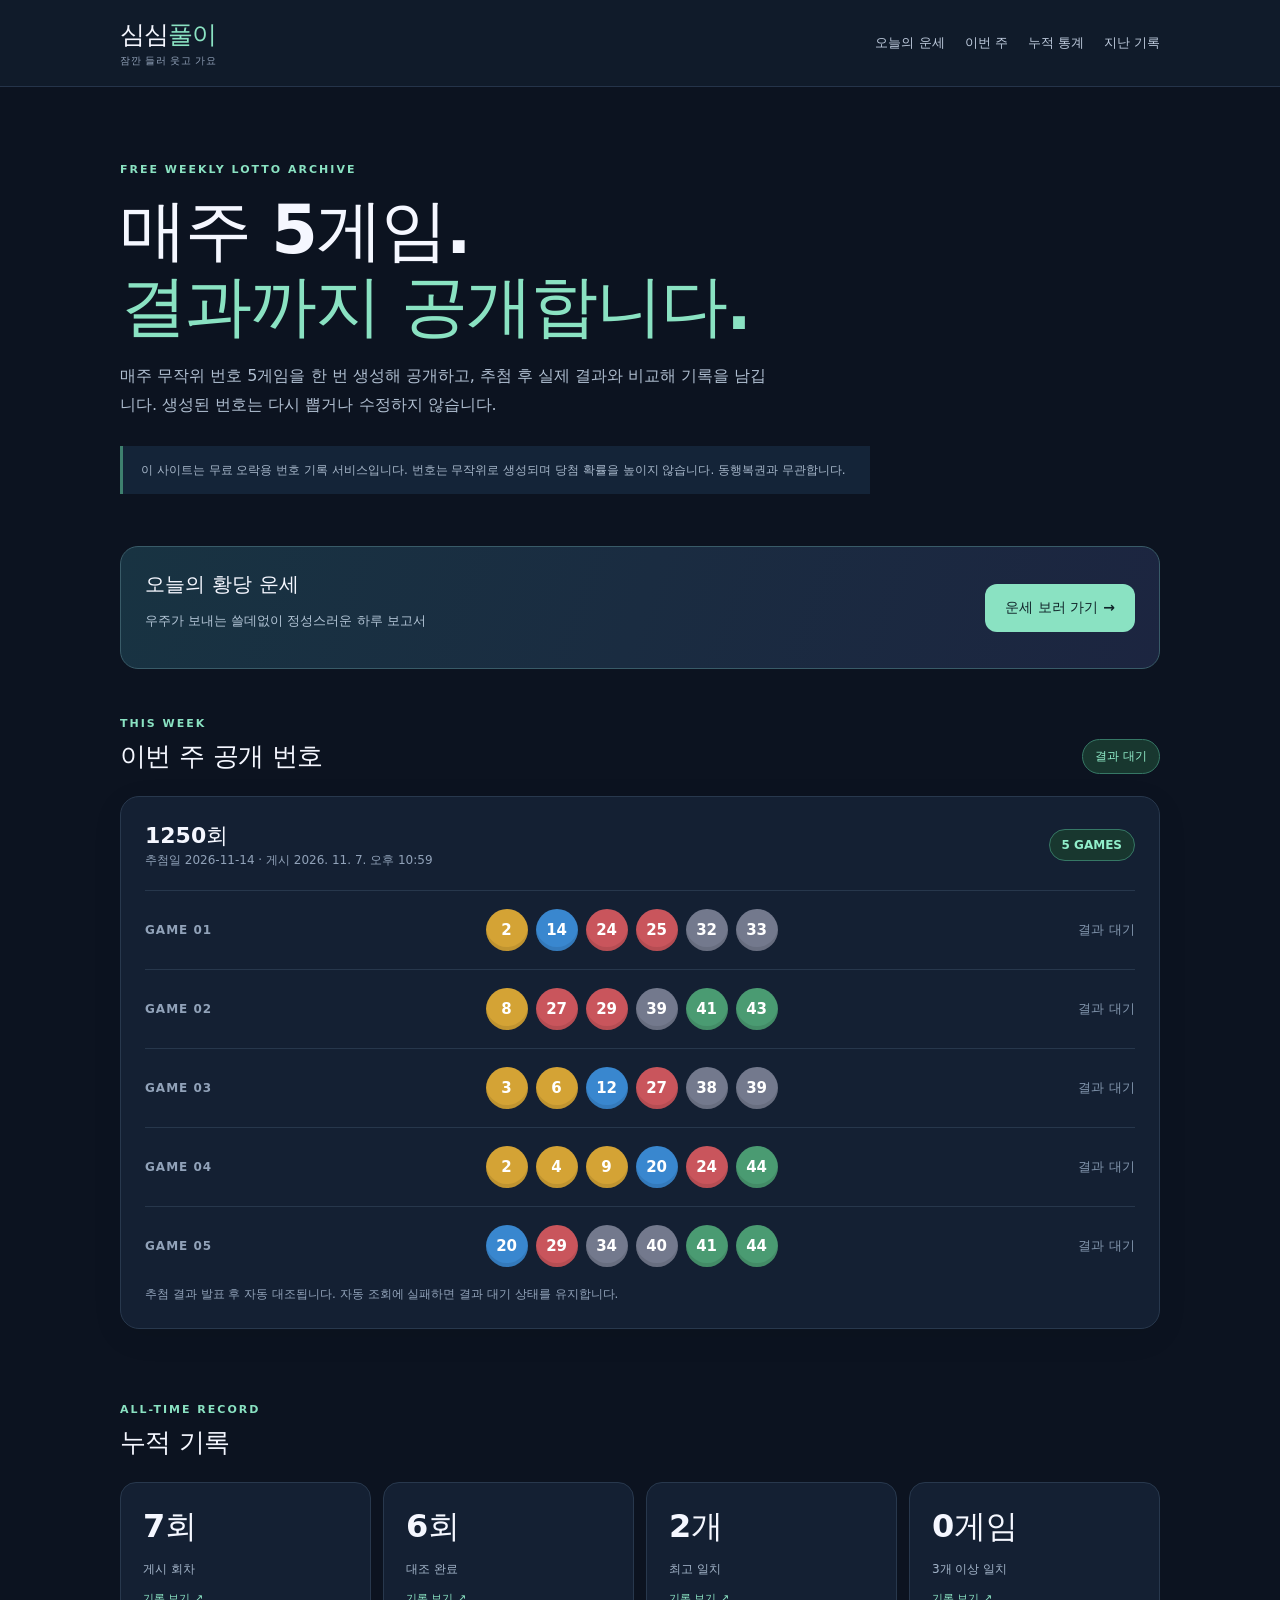
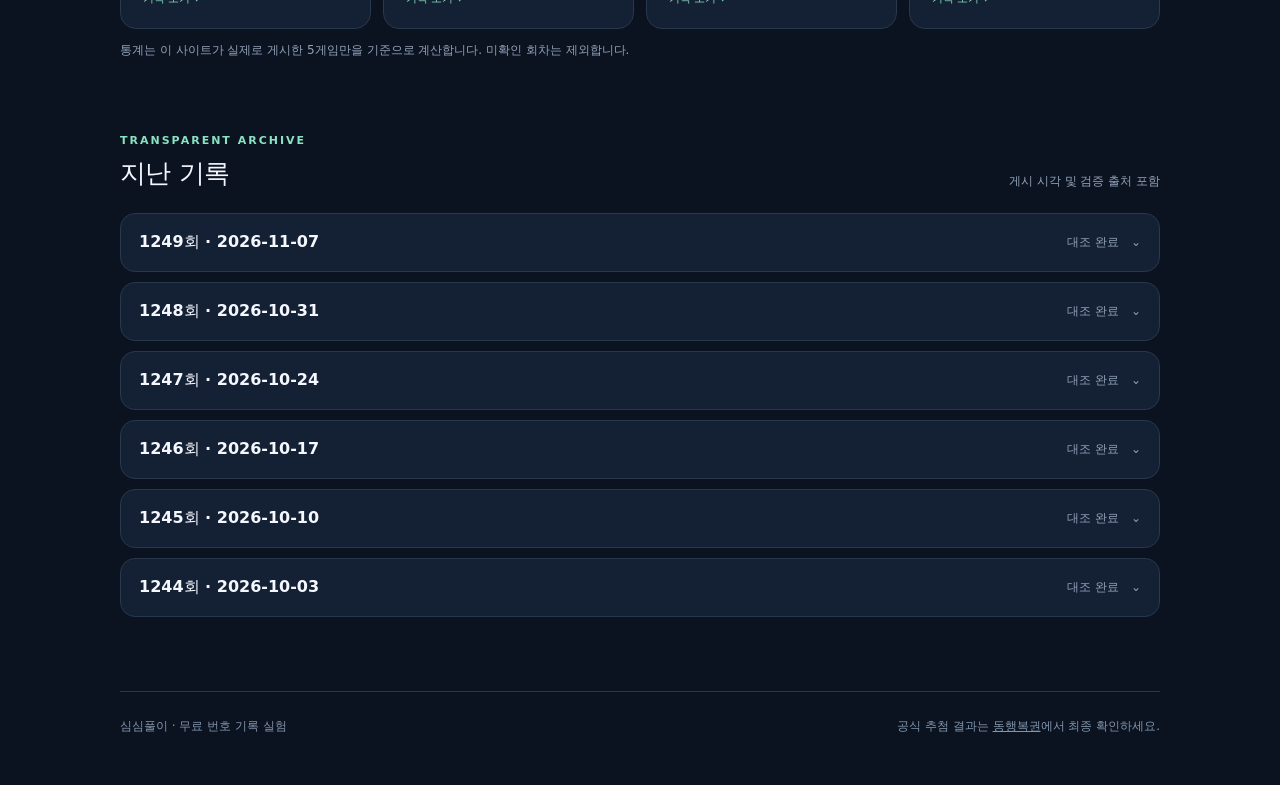
<file: index.html>
<!doctype html><html lang="ko"><head><meta charset="utf-8"><meta name="viewport" content="width=device-width,initial-scale=1"><meta name="theme-color" content="#101829"><meta name="description" content="매주 일요일 무료 랜덤 로또 번호 5게임을 공개하고 토요일 공식 추첨 결과와 자동 비교합니다. 지난 기록과 누적 성적을 투명하게 보관합니다."><title>주간 로또 | 심심풀이</title><link rel="stylesheet" href="style.css?v=20261004-4"></head><body><header><div class="wrap top"><a class="logo" href="./">심심<span>풀이</span><small>잠깐 들러 웃고 가요</small></a><nav><a href="fortune.html">오늘의 운세</a><a href="#this-week">이번 주</a><a href="#stats">누적 통계</a><a href="#history">지난 기록</a></nav></div></header><main class="wrap"><section class="hero"><div class="eyebrow">FREE WEEKLY LOTTO ARCHIVE</div><h1>매주 5게임.<br><em>결과까지 공개합니다.</em></h1><p>매주 무작위 번호 5게임을 한 번 생성해 공개하고, 추첨 후 실제 결과와 비교해 기록을 남깁니다. 생성된 번호는 다시 뽑거나 수정하지 않습니다.</p><div class="notice">이 사이트는 무료 오락용 번호 기록 서비스입니다. 번호는 무작위로 생성되며 당첨 확률을 높이지 않습니다. 동행복권과 무관합니다.</div></section><section class="feature-strip"><div><strong>오늘의 황당 운세</strong><p>우주가 보내는 쓸데없이 정성스러운 하루 보고서</p></div><a class="primary-btn" href="fortune.html">운세 보러 가기 →</a></section><section id="this-week"><div class="section-head"><div><div class="eyebrow">THIS WEEK</div><h2>이번 주 공개 번호</h2></div><span class="pill" id="week-status">불러오는 중</span></div><div id="current" aria-live="polite"><div class="skeleton">기록을 불러오는 중입니다…</div></div></section><section id="stats"><div class="section-head"><div><div class="eyebrow">ALL-TIME RECORD</div><h2>누적 기록</h2></div></div><div class="stat-grid" id="stat-grid"></div><p class="muted">통계는 이 사이트가 실제로 게시한 5게임만을 기준으로 계산합니다. 미확인 회차는 제외합니다.</p></section><section id="history"><div class="section-head"><div><div class="eyebrow">TRANSPARENT ARCHIVE</div><h2>지난 기록</h2></div><div class="history-controls"><span class="muted" id="history-filter">게시 시각 및 검증 출처 포함</span><button type="button" class="history-clear" id="history-clear" hidden>전체 기록</button></div></div><div id="history-list"></div></section></main><footer class="wrap"><div>심심풀이 · 무료 번호 기록 실험</div><div>공식 추첨 결과는 <a href="https://www.dhlottery.co.kr/" target="_blank" rel="noopener">동행복권</a>에서 최종 확인하세요.</div></footer><script src="app.js?v=20261004-4" defer></script></body></html>
</file>
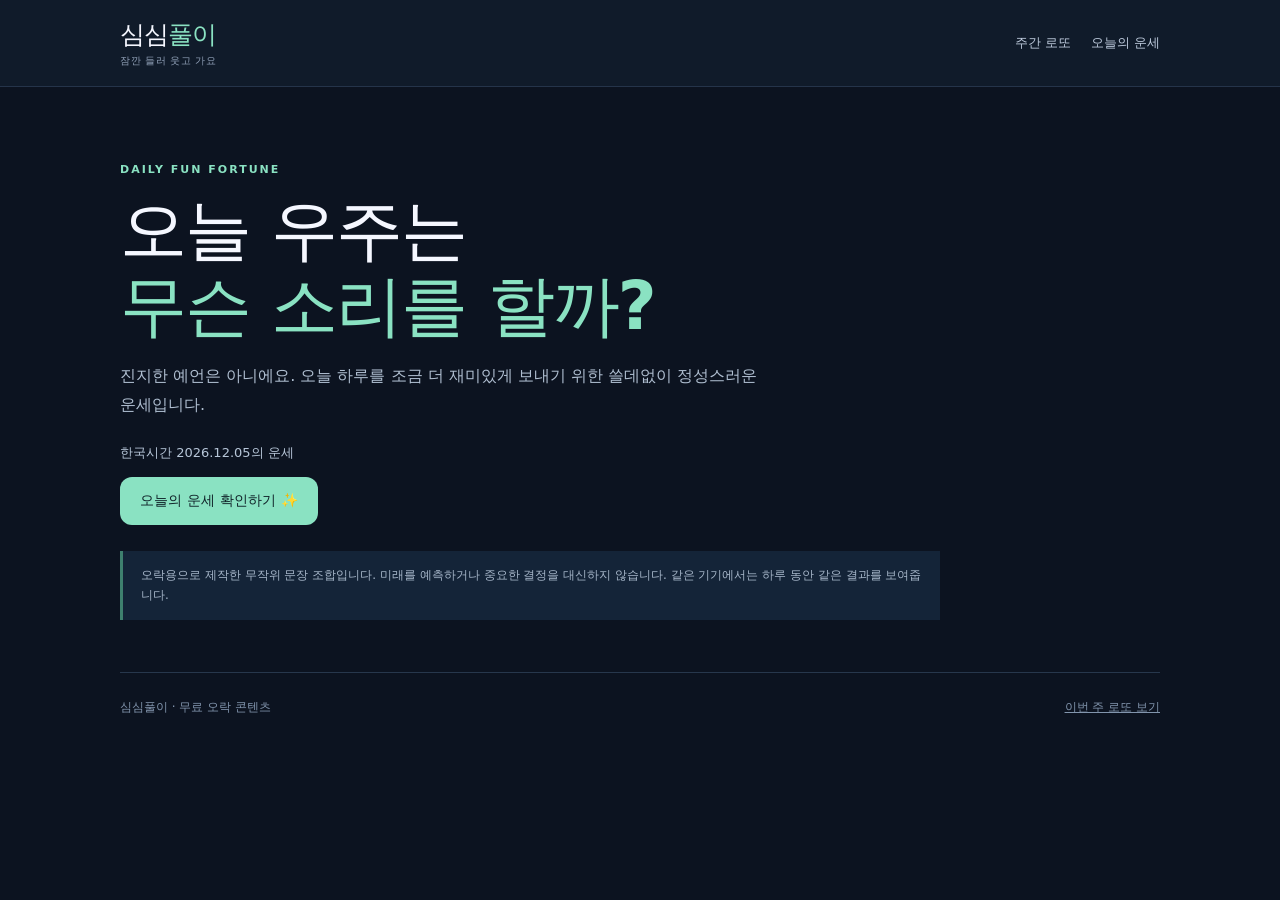
<file: fortune.html>
<!doctype html><html lang="ko"><head><meta charset="utf-8"><meta name="viewport" content="width=device-width,initial-scale=1"><meta name="theme-color" content="#101829"><meta name="description" content="오늘 하루를 가볍게 웃으며 시작하는 무료 오락용 황당 운세."><title>오늘의 황당 운세 | 심심풀이</title><link rel="stylesheet" href="style.css"></head><body><header><div class="wrap top"><a class="logo" href="./">심심<span>풀이</span><small>잠깐 들러 웃고 가요</small></a><nav><a href="./">주간 로또</a><a href="fortune.html" aria-current="page">오늘의 운세</a></nav></div></header><main class="wrap"><section class="hero fortune-hero"><div class="eyebrow">DAILY FUN FORTUNE</div><h1>오늘 우주는<br><em>무슨 소리를 할까?</em></h1><p>진지한 예언은 아니에요. 오늘 하루를 조금 더 재미있게 보내기 위한 쓸데없이 정성스러운 운세입니다.</p><div class="fortune-date">한국시간 <span id="date"></span>의 운세</div><button class="primary-btn" id="reveal" type="button">오늘의 운세 확인하기 ✨</button><div class="notice">오락용으로 제작한 무작위 문장 조합입니다. 미래를 예측하거나 중요한 결정을 대신하지 않습니다. 같은 기기에서는 하루 동안 같은 결과를 보여줍니다.</div></section><section id="result" class="fortune-result" hidden><div class="section-head"><div><div class="eyebrow">YOUR DAILY REPORT</div><h2>오늘의 황당 운명 보고서</h2></div><span class="pill" id="score"></span></div><div class="card"><h3 id="lead" class="fortune-lead"></h3><div class="fortune-grid"><div class="fortune-tile"><span>일과 공부</span><p id="work"></p></div><div class="fortune-tile"><span>금전운</span><p id="money"></p></div><div class="fortune-tile"><span>인간관계</span><p id="social"></p></div><div class="fortune-tile"><span>행운의 음식</span><strong id="food"></strong></div><div class="fortune-tile"><span>행운의 색</span><strong id="color"></strong></div></div><button class="secondary-btn" type="button" id="share">결과 문구 복사</button></div></section></main><footer class="wrap"><div>심심풀이 · 무료 오락 콘텐츠</div><div><a href="./">이번 주 로또 보기</a></div></footer><script src="fortune.js" defer></script></body></html>
</file>
<file: style.css>
:root{font-family:Pretendard,'Apple SD Gothic Neo','Malgun Gothic',system-ui,sans-serif;color:#f5f7ff;background:#0c1320;font-synthesis:none}*{box-sizing:border-box}html{scroll-behavior:smooth}body{margin:0}a{color:inherit;text-decoration:none}.wrap{width:min(1040px,calc(100% - 36px));margin:auto}header{border-bottom:1px solid #25344a;background:#101b2a;position:sticky;top:0;z-index:2}.top{display:flex;align-items:center;justify-content:space-between;padding:18px 0;gap:12px}.logo{font-size:25px;font-weight:900;letter-spacing:-1px}.logo span{color:#8ae2c2}.logo small{display:block;color:#91a1b8;font-size:10px;letter-spacing:.6px;font-weight:500;margin-top:3px}nav{display:flex;gap:20px;font-size:13px;color:#bdcadc}nav a:hover{color:#8ae2c2}.hero{padding:76px 0 52px;max-width:750px}.eyebrow{color:#8ae2c2;font-weight:800;letter-spacing:2px;font-size:11px}h1{font-size:clamp(39px,6vw,67px);line-height:1.14;letter-spacing:-2px;margin:16px 0}h1 em{font-style:normal;color:#8ae2c2}.hero>p{color:#afbed0;font-size:16px;line-height:1.85;max-width:650px}.notice{color:#a6b6c9;border-left:3px solid #3e806e;background:#142438;padding:14px 18px;font-size:12px;line-height:1.7;margin-top:26px}section:not(.hero){margin:30px 0 74px}.section-head{display:flex;align-items:end;justify-content:space-between;gap:12px;margin-bottom:22px}h2{font-size:26px;margin:9px 0 0;letter-spacing:-.7px}.pill{border:1px solid #367765;border-radius:30px;background:#18372f;color:#91efcb;padding:8px 12px;font-size:12px;font-weight:700}.round-head{display:flex;justify-content:space-between;gap:8px;align-items:center;margin-bottom:20px}.round-head h3{font-size:22px;margin:0}.muted{color:#91a2b9;font-size:12px;line-height:1.6}.card{border:1px solid #28384d;border-radius:19px;background:#142033;padding:24px;margin-bottom:12px;box-shadow:0 8px 32px #00000012}.game{display:flex;align-items:center;justify-content:space-between;gap:14px;padding:18px 0;border-top:1px solid #27374c}.game:first-of-type{border-top:0}.game-label{font-size:12px;color:#91a2b9;font-weight:800;letter-spacing:1px;min-width:65px}.balls{display:flex;gap:8px;flex-wrap:wrap}.ball{width:42px;height:42px;border-radius:50%;display:inline-flex;align-items:center;justify-content:center;font-weight:800;color:#fff;font-size:15px;box-shadow:inset 0 -4px 0 #00000018}.b1{background:#d4a335}.b2{background:#3987cf}.b3{background:#c9555c}.b4{background:#73798d}.b5{background:#4a9b72}.game-right{min-width:84px;text-align:right;font-size:13px;font-weight:700}.waiting{color:#8295ad}.hit{color:#8ae2c2}.winning{background:#1b2d41;border-radius:14px;padding:16px;margin:18px 0}.winning .balls{margin-top:12px}.stat-grid{display:grid;grid-template-columns:repeat(4,1fr);gap:12px}.stat{border:1px solid #28384d;background:#142033;padding:22px;border-radius:16px}.stat b{display:block;font-size:32px;margin-bottom:9px}.stat span{font-size:12px;color:#a5b6cb}.archive{border:1px solid #28384d;background:#142033;border-radius:15px;margin:10px 0;overflow:hidden}.archive summary{padding:18px;cursor:pointer;display:flex;justify-content:space-between;gap:12px;align-items:center}.archive summary::marker{color:#8ae2c2}.archive-body{border-top:1px solid #28384d;padding:8px 18px 18px}.archive .ball{width:29px;height:29px;font-size:11px}.archive .game{padding:11px 0}.archive .game-label{min-width:50px}.archive .game-right{font-size:11px}.skeleton{border:1px solid #28384d;border-radius:18px;padding:50px;text-align:center;color:#9caec3}footer{border-top:1px solid #27374c;padding:26px 0 50px;display:flex;justify-content:space-between;gap:15px;color:#8295ad;font-size:12px}footer a{text-decoration:underline}@media(max-width:680px){nav{gap:10px;font-size:11px}.wrap{width:calc(100% - 28px)}.hero{padding:46px 0 26px}.hero>p{font-size:14px}.card{padding:16px}.ball{width:35px;height:35px;font-size:13px}.balls{gap:5px}.game{align-items:flex-start;flex-wrap:wrap}.game-label{width:100%}.game-right{min-width:auto;margin-left:auto}.stat-grid{grid-template-columns:repeat(2,1fr)}.stat{padding:17px}.stat b{font-size:26px}footer{display:block;line-height:2}}

/* Fortune and home navigation */
.feature-strip{display:flex;align-items:center;justify-content:space-between;gap:20px;border:1px solid #395b68;background:linear-gradient(110deg,#183342,#1c2540);border-radius:18px;padding:24px!important;margin:0 0 48px!important}.feature-strip strong{font-size:20px}.feature-strip p{font-size:13px;color:#b3c5d6;line-height:1.5}.primary-btn,.secondary-btn{display:inline-block;border:0;border-radius:12px;padding:15px 20px;font:inherit;font-size:14px;font-weight:800;cursor:pointer;text-align:center}.primary-btn{background:#8ae2c2;color:#102329}.primary-btn:hover{background:#b6ffe2}.secondary-btn{background:#273e53;color:#fff;margin-top:24px}.fortune-hero{max-width:820px}.fortune-date{font-size:13px;color:#b7c6d8;margin:24px 0 15px}.fortune-result{max-width:850px}.fortune-lead{font-size:clamp(21px,3vw,30px);line-height:1.55;margin:6px 0 25px}.fortune-grid{display:grid;grid-template-columns:repeat(2,minmax(0,1fr));gap:12px}.fortune-tile{background:#1b2c42;border:1px solid #30445a;border-radius:14px;padding:19px}.fortune-tile span{font-size:12px;color:#8ae2c2;font-weight:800}.fortune-tile p{font-size:15px;line-height:1.7;margin:12px 0 0}.fortune-tile strong{display:block;font-size:19px;margin-top:12px}[hidden]{display:none!important}@media(max-width:680px){.feature-strip{flex-direction:column;align-items:stretch}.fortune-grid{grid-template-columns:1fr}.primary-btn{width:100%}}

/* Clear result comparison: status is not conveyed by color alone. */
.game .ball.matched-ball{position:relative;background:#116b50!important;color:#fff!important;border:3px solid #73f8b6;box-shadow:0 0 0 2px #073c30,0 0 14px #43ff9a66;font-weight:900;opacity:1;transform:scale(1.08)}
.game .ball.matched-ball::after{content:'✓';position:absolute;right:-8px;top:-10px;display:grid;place-items:center;width:17px;height:17px;border-radius:50%;background:#a0ffd0;color:#063b2a;font-size:12px;box-shadow:0 1px 4px #0008}
.game .ball.bonus-ball{position:relative;background:#6c4b08!important;border:3px double #ffe183;color:#fff!important;box-shadow:0 0 0 2px #a8751c,0 0 12px #eac25755;opacity:1}
.game .ball.bonus-ball::after{content:'B';position:absolute;right:-8px;top:-10px;display:grid;place-items:center;width:16px;height:16px;border-radius:50%;background:#ffe183;color:#453006;font-size:10px;font-weight:900}
.game .ball.unmatched-ball{background:#354054!important;color:#aeb9c9!important;border:1px solid #586377;box-shadow:none;opacity:.55}
.archive .game .ball.matched-ball,.archive .game .ball.bonus-ball{transform:none}
.archive .game .ball.matched-ball::after,.archive .game .ball.bonus-ball::after{width:14px;height:14px;font-size:9px;right:-7px;top:-8px}

/* Interactive cumulative records */
.stat-button{font:inherit;color:inherit;text-align:left;cursor:pointer;width:100%;transition:border-color .18s,transform .18s}.stat-button small{display:block;margin-top:13px;font-size:11px;color:#8ae2c2}.stat-button:hover,.stat-button:focus-visible{border-color:#8ae2c2;transform:translateY(-2px);outline:none}.stat-button.selected{border:2px solid #8ae2c2;background:#1c3541}.history-controls{display:flex;align-items:center;gap:10px}.history-clear{font:inherit;color:#8ae2c2;background:#18372f;border:1px solid #367765;border-radius:9px;padding:7px 10px;cursor:pointer;font-size:12px}#history{scroll-margin-top:110px}@media(max-width:680px){.stat-button small{font-size:10px}.history-controls{flex-wrap:wrap;justify-content:flex-end}}
</file>
